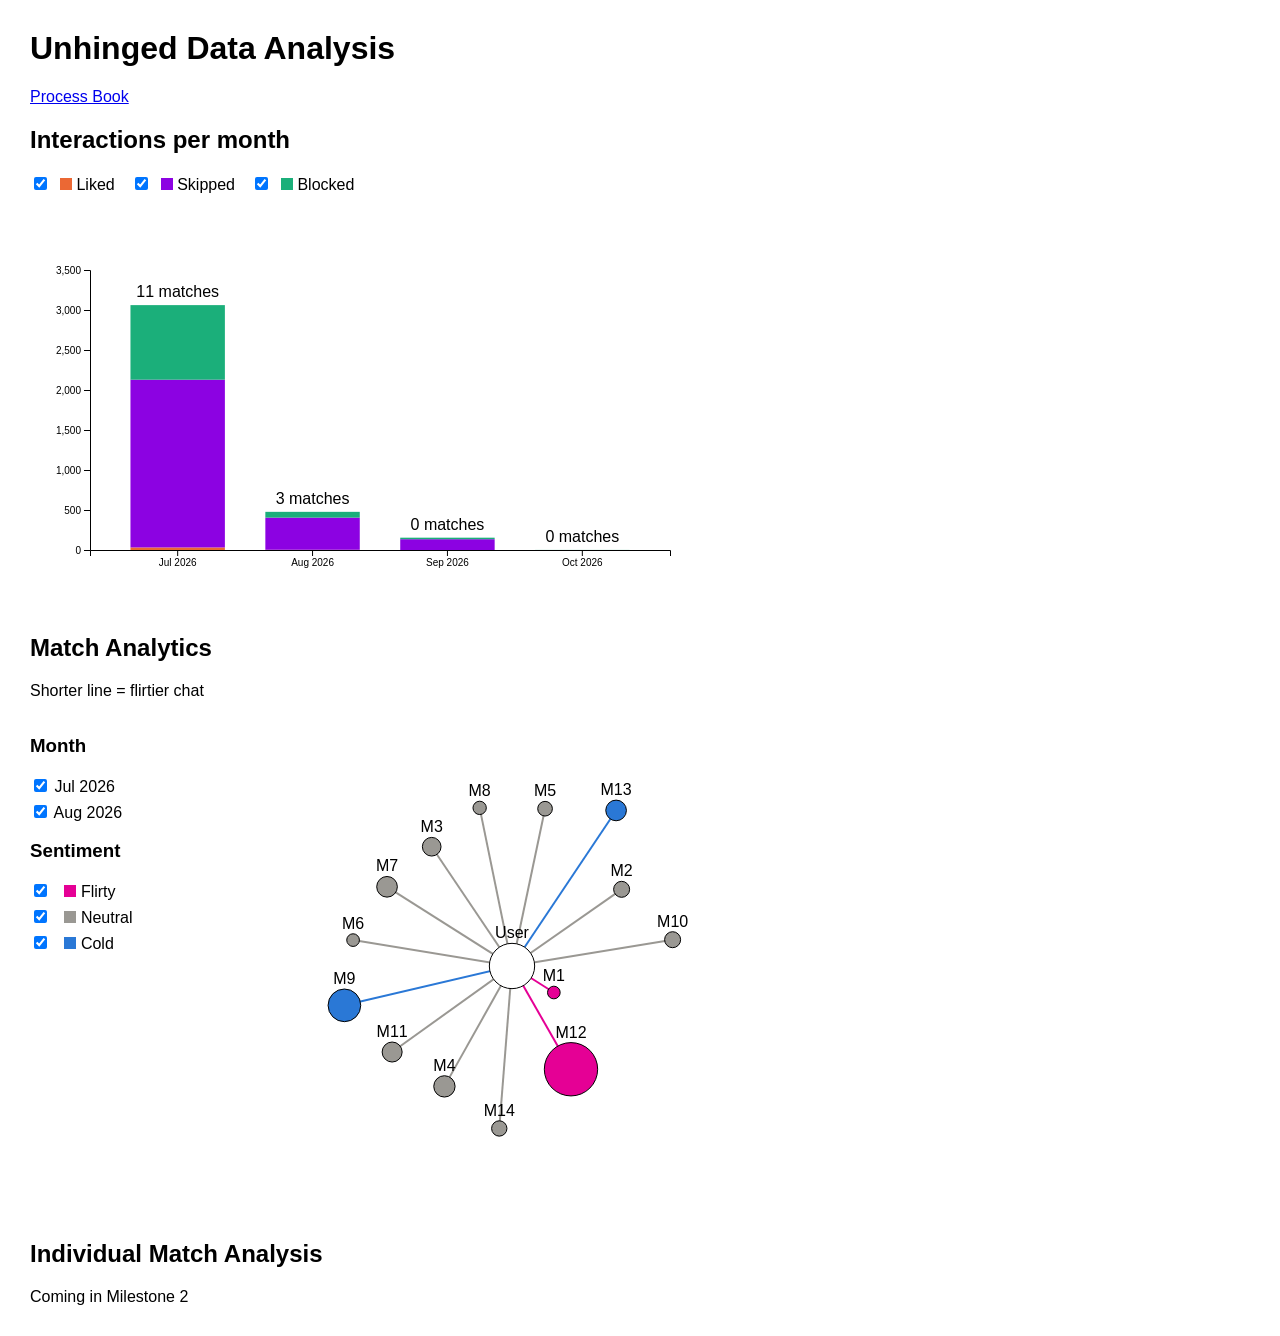
<file: index.html>
<!DOCTYPE html>
<html>
<head>
  <meta charset="UTF-8">
  <title>Hinge Analytics</title>
  <link rel="stylesheet" href="css/style.css">
</head>
<body>

  <h1>Unhinged Data Analysis</h1>
  <p><a href="processbook.html">Process Book</a></p>


  <h2>Interactions per month</h2>
  <p id="bar-legend"></p>
  
  <div id="bar-chart"></div>

  <!-- tooltip for the bar chart (hidden until hover) -->
  <span class="d3-tip" style="opacity: 0;"></span>



  <h2>Match Analytics</h2>
  <p>Shorter line = flirtier chat</p>

  <div class="graph-area">
    <div class="filters">
      <h3>Month</h3>
      <label><input type="checkbox" name="month" value="2026-07" checked> Jul 2026</label>
      <label><input type="checkbox" name="month" value="2026-08" checked> Aug 2026</label>

      <h3>Sentiment</h3>
      <label><input type="checkbox" name="sentiment" value="Flirty" checked>
        <span class="key" style="background: #e50095"></span> Flirty</label>
      <label><input type="checkbox" name="sentiment" value="Neutral" checked>
        <span class="key" style="background: #9a9893"></span> Neutral</label>
      <label><input type="checkbox" name="sentiment" value="Cold" checked>
        <span class="key" style="background: #2a78d6"></span> Cold</label>
    </div>

    <div id="network-graph"></div>
  </div>



  <h2>Individual Match Analysis</h2>
  <p>Coming in Milestone 2</p>

  <div id="match-sentiment-over-time"></div>
  <div id="match-word-contributions"></div>

<!-- Load JS libraries -->
  <script src="js/d3.min.js"></script>
  <script src="https://d3js.org/d3.v7.min.js"></script>
  <script src="js/sentiment.js"></script>
  <script src="js/data_loading.js"></script>
  <script src="js/bar_chart.js"></script>
  <script src="js/network_graph.js"></script>
  <script src="js/main.js"></script>
</body>
</html>
</file>
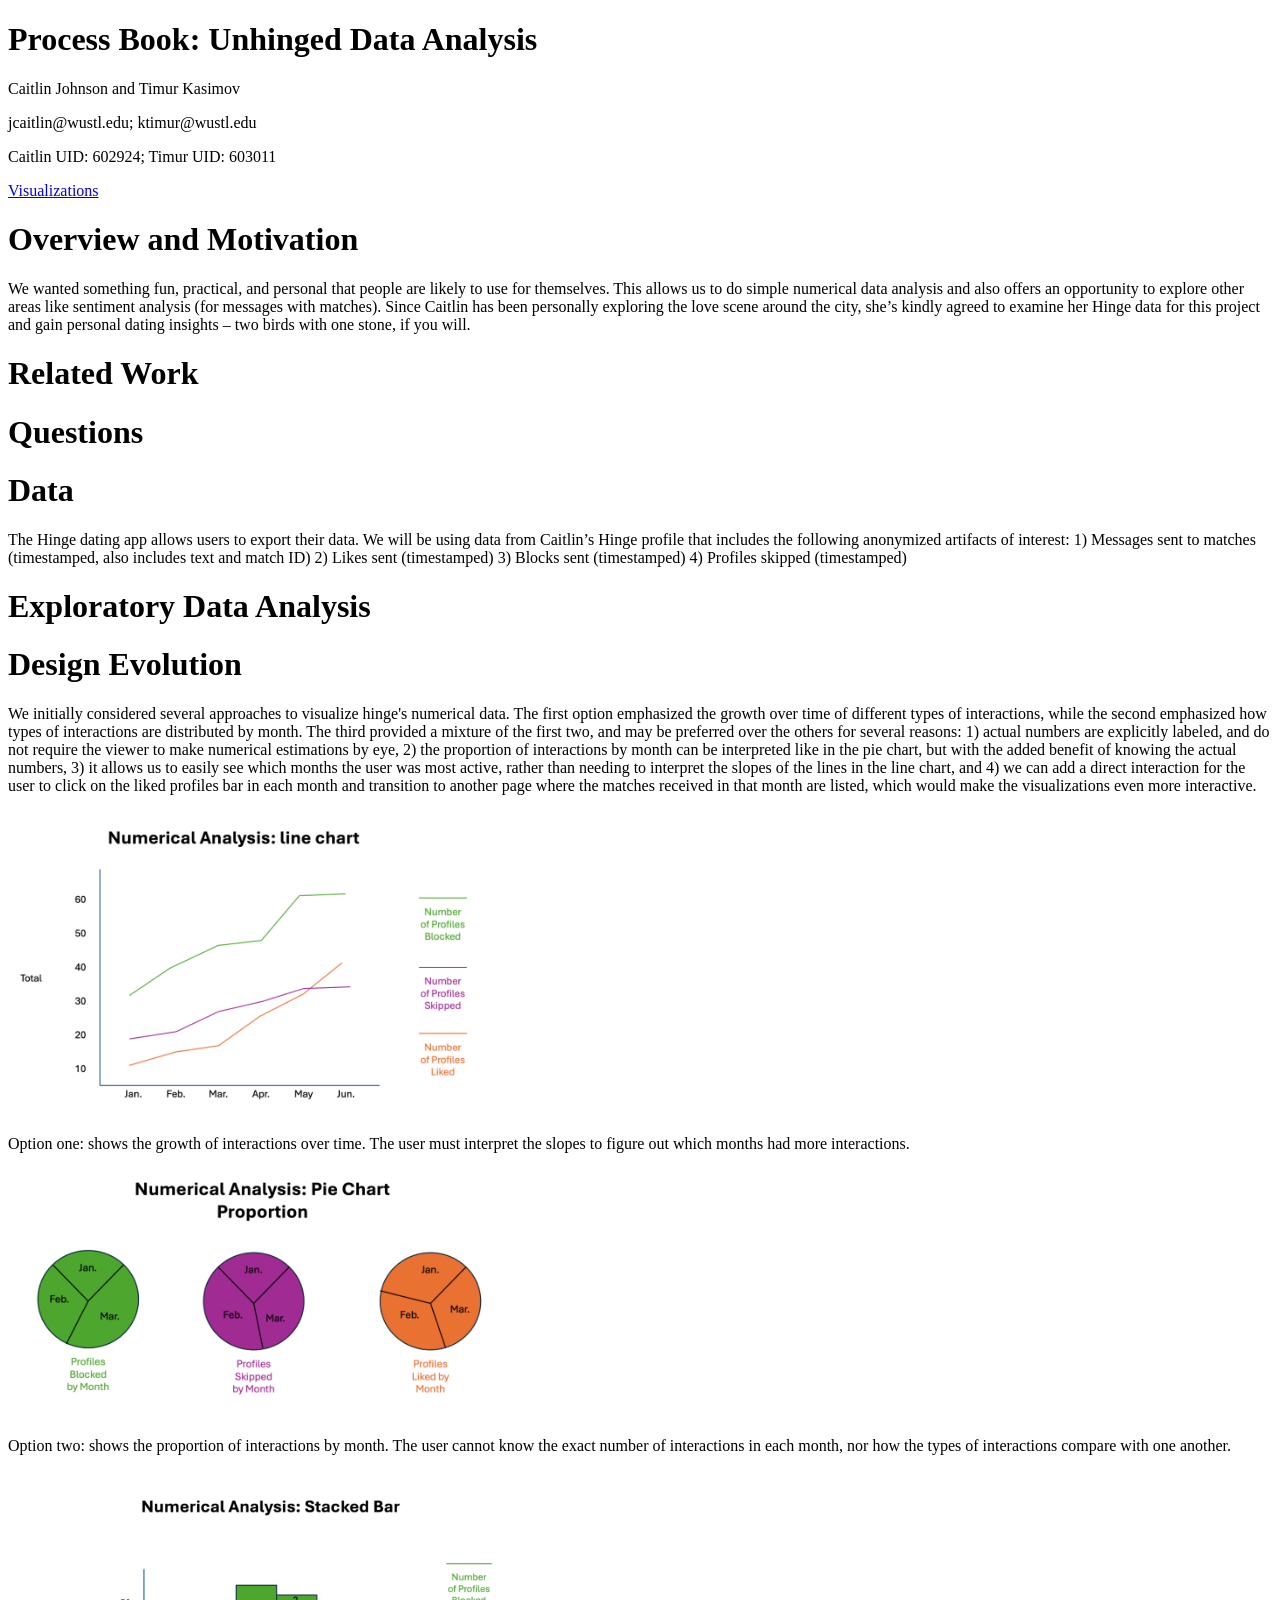
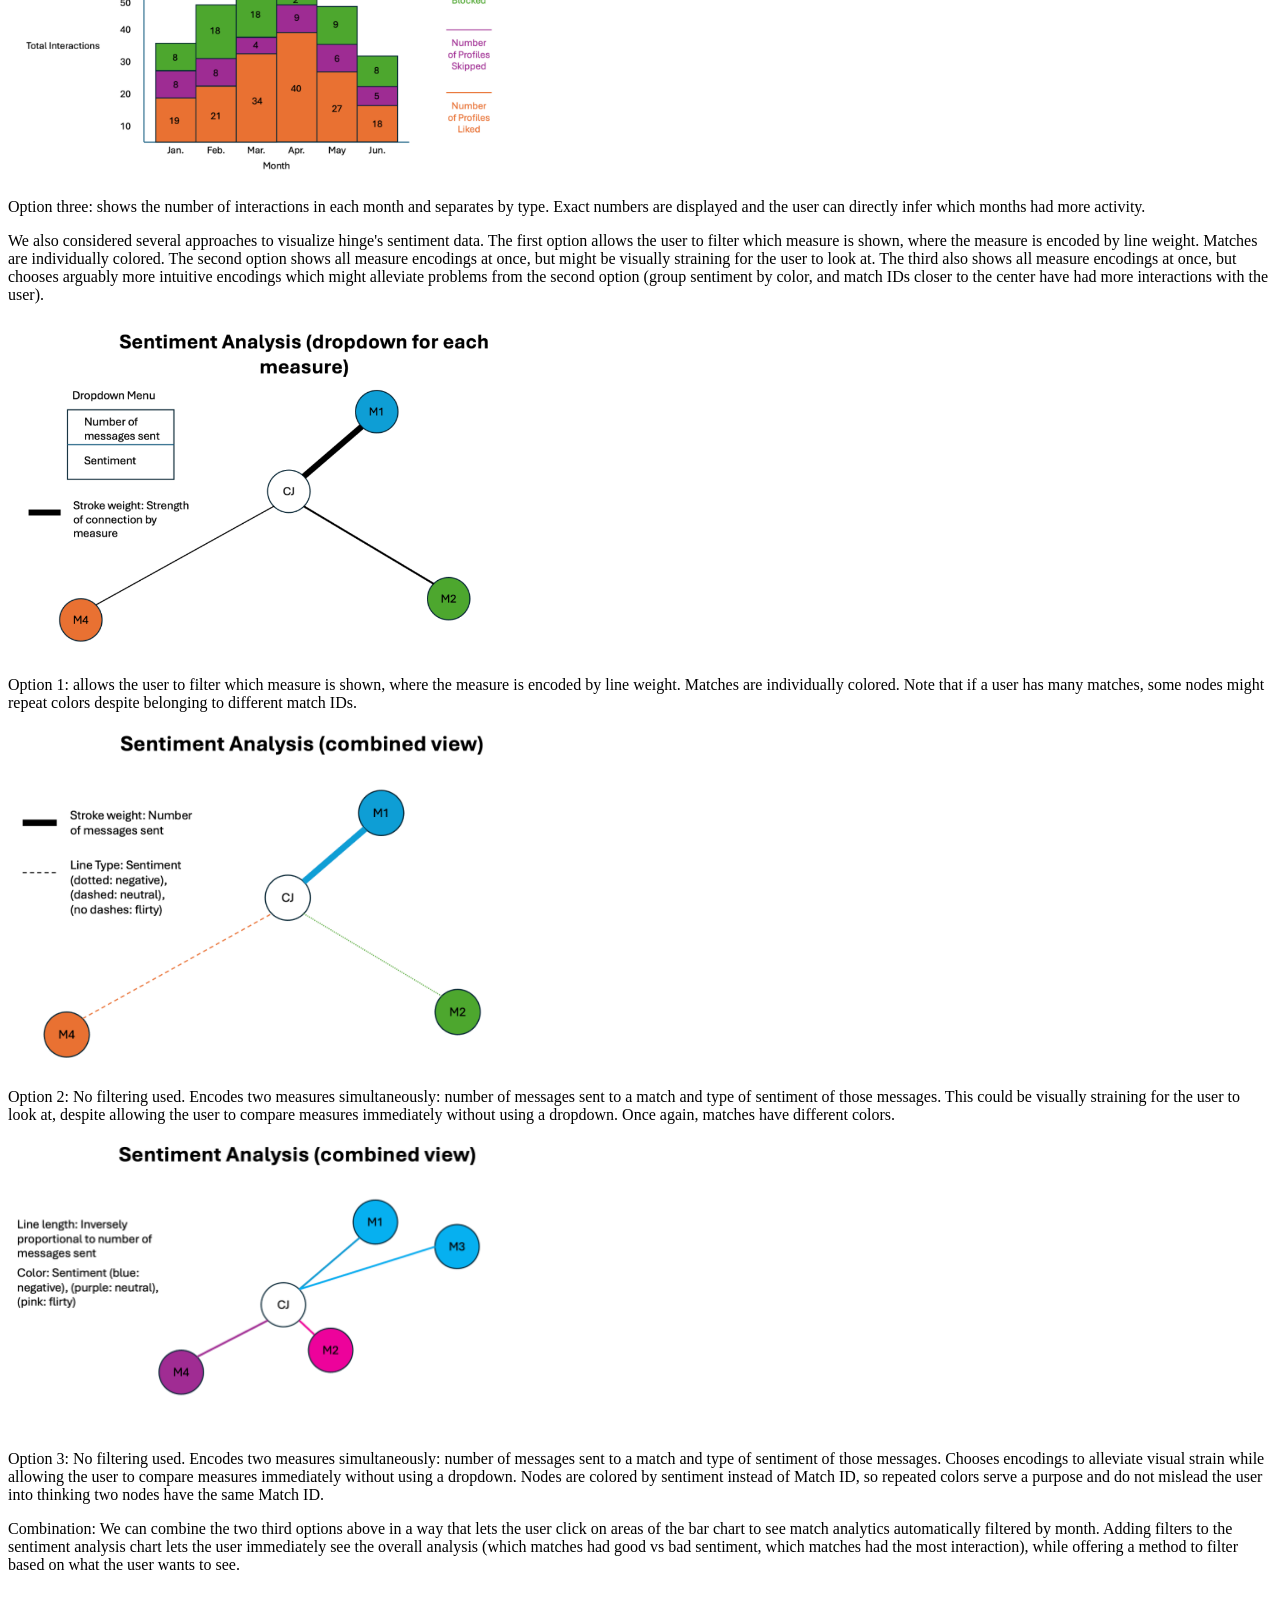
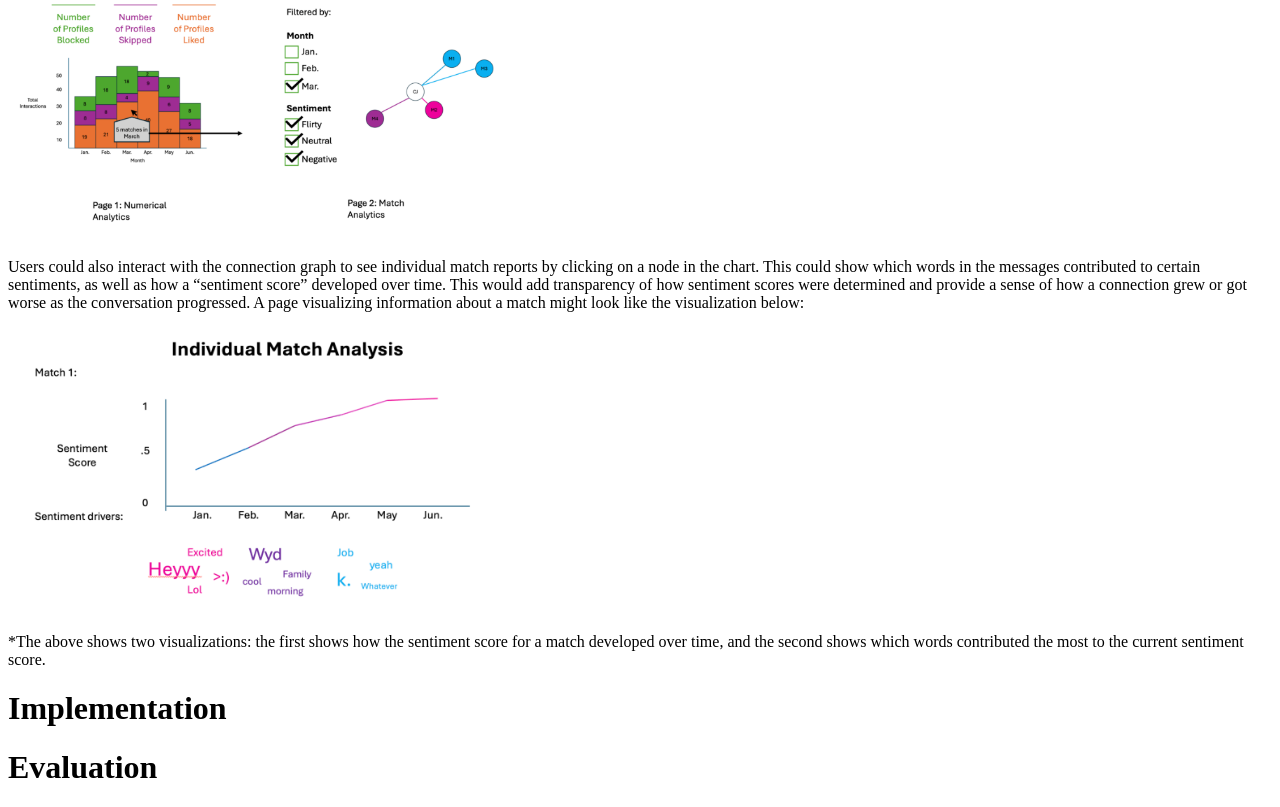
<file: process_book.html>
<!DOCTYPE html>
<html>
  <head>
    <meta charset="utf-8" />
    <meta name="description" content="" />
    <meta name="viewport" content="width=device-width, initial-scale=1" />
    <title>Unhinged Data Analysis Process Book</title>

  </head>
  <body>

    <h1>Process Book: Unhinged Data Analysis</h1>
    <p>Caitlin Johnson and Timur Kasimov</p>
    <p>jcaitlin@wustl.edu; ktimur@wustl.edu</p>
    <p>Caitlin UID: 602924; Timur UID: 603011</p>

    <p><a href="index.html"> Visualizations</a></p>
    
    <h1>Overview and Motivation</h1>
    <p>We wanted something fun, practical, and personal that people are likely to use for 
        themselves. This allows us to do simple numerical data analysis and also offers 
        an opportunity to explore other areas like sentiment analysis (for messages with matches).
        Since Caitlin has been personally exploring the love scene around the city, she’s kindly 
        agreed to examine her Hinge data for this project and gain personal dating insights – 
        two birds with one stone, if you will. </p>

    <h1>Related Work</h1>

    <h1>Questions</h1>

    <h1>Data</h1>
    <p>The Hinge dating app allows users to export their data. We will be using data from 
        Caitlin’s Hinge profile that includes the following anonymized artifacts of interest: 
            1) Messages sent to matches (timestamped, also includes text and match ID) 
            2) Likes sent (timestamped) 
            3) Blocks sent (timestamped) 
            4) Profiles skipped (timestamped)
    </p>

    <h1>Exploratory Data Analysis</h1>


    <h1>Design Evolution</h1>

    <p> We initially considered several approaches to visualize hinge's numerical data.
        The first option emphasized the growth over time of different types of interactions, 
        while the second emphasized how types of interactions are distributed by month. 
        The third provided a mixture of the first two, and may be preferred over the others 
        for several reasons: 
            1) actual numbers are explicitly labeled, and do not require the viewer to make 
            numerical estimations by eye, 
            2) the proportion of interactions by month can be interpreted like in the pie chart, 
            but with the added benefit of knowing the actual numbers, 
            3) it allows us to easily see which months the user was most active, 
            rather than needing to interpret the slopes of the lines in the line chart, and 
            4) we can add a direct interaction for the user to click on the liked profiles bar in 
            each month and transition to another page where the matches received in that month are 
            listed, which would make the visualizations even more interactive.
    </p>

    <img src="images/line_chart.png" alt="Line chart sketch" width="500">

    <p>Option one: shows the growth of interactions over time. The user must interpret the 
        slopes to figure out which months had more interactions.</p>

    <img src="images/pie_chart.png" alt="Pie chart sketch" width="500">

    <p>Option two: shows the proportion of interactions by month. The user cannot know the exact 
        number of interactions in each month, nor how the types of interactions compare with one 
        another.</p>

    <img src="images/stacked_bar.png" alt="Bar chart sketch" width="500">

    <p>Option three: shows the number of interactions in each month and separates by type. 
        Exact numbers are displayed and the user can directly infer which months had more 
        activity.</p>


    <p>We also considered several approaches to visualize hinge's sentiment data. The first 
        option allows the user to filter which measure is shown, where the measure is encoded 
        by line weight. Matches are individually colored. The second option shows all measure 
        encodings at once, but might be visually straining for the user to look at. 
        The third also shows all measure encodings at once, but chooses arguably more 
        intuitive encodings which might alleviate problems from the second option 
        (group sentiment by color, and match IDs closer to the center have had more 
        interactions with the user). </p>

    <img src="images/sentiment_1.png" alt="First sentiment sketch" width="500">
 
    <p>Option 1: allows the user to filter which measure is shown, where the measure is encoded 
        by line weight. Matches are individually colored. Note that if a user has many matches, 
        some nodes might repeat colors despite belonging to different match IDs.</p>
 
    <img src="images/sentiment_2.png" alt="Second sentiment sketch" width="500">
 
    <p> Option 2: No filtering used. Encodes two measures simultaneously: number of messages 
        sent to a match and type of sentiment of those messages. This could be visually straining 
        for the user to look at, despite allowing the user to compare measures immediately without 
        using a dropdown. Once again, matches have different colors.</p>
  
      
    <img src="images/sentiment_3.png" alt="Third sentiment sketch" width="500">
  
    <p>Option 3: No filtering used. Encodes two measures simultaneously: number of messages sent 
        to a match and type of sentiment of those messages. Chooses encodings to alleviate visual 
        strain while allowing the user to compare measures immediately without using a dropdown. 
        Nodes are colored by sentiment instead of Match ID, so repeated colors serve a purpose and 
        do not mislead the user into thinking two nodes have the same Match ID.</p>
  
    <p>Combination: We can combine the two third options above in a way that lets the user click 
        on areas of the bar chart to see match analytics automatically filtered by month. Adding 
        filters to the sentiment analysis chart lets the user immediately see the overall analysis 
        (which matches had good vs bad sentiment, which matches had the most interaction), while 
        offering a method to filter based on what the user wants to see.</p>
  
    <img src="images/combo.png" alt="Combination sketch" width="500">
    
    <p>Users could also interact with the connection graph to see individual match reports by 
        clicking on a node in the chart. This could show which words in the messages contributed 
        to certain sentiments, as well as how a “sentiment score” developed over time. This would 
        add transparency of how sentiment scores were determined and provide a sense of how a 
        connection grew or got worse as the conversation progressed. A page visualizing information 
        about a match might look like the visualization below:</p>

    <img src="images/individual_match.png" alt="Individual sketch" width="500">
    <p>*The above shows two visualizations: the first shows how the sentiment score for a match 
        developed over time, and the second shows which words contributed the most to the current 
        sentiment score.</p>


    <h1>Implementation</h1>

    <h1>Evaluation</h1>


 

  </body>
</html>
</file>
<file: css/style.css>
body {
  font-family: Arial, sans-serif;
  margin: 30px;
}

/* color legend */
.key {
  display: inline-block;
  width: 12px;
  height: 12px;
  margin-left: 10px;
}

/* bar chart legend checkboxes in one row */
#bar-legend label {
  margin-right: 16px;
  cursor: pointer;
}

/* bar chart tooltip */
.d3-tip {
  padding: 12px;
  background: rgba(0, 0, 0, 0.8);
  color: #fff;
  border-radius: 2px;
  line-height: 1.4;
  display: inline-block;
  z-index: 1;
  position: absolute;
  pointer-events: none;   /* so the tooltip never blocks the mouse */
}

/* checkboxes on left, graph on right */
.graph-area {
  display: flex;
  gap: 30px;
}

.filters label {
  display: block;
  margin: 6px 0;
}
</file>
